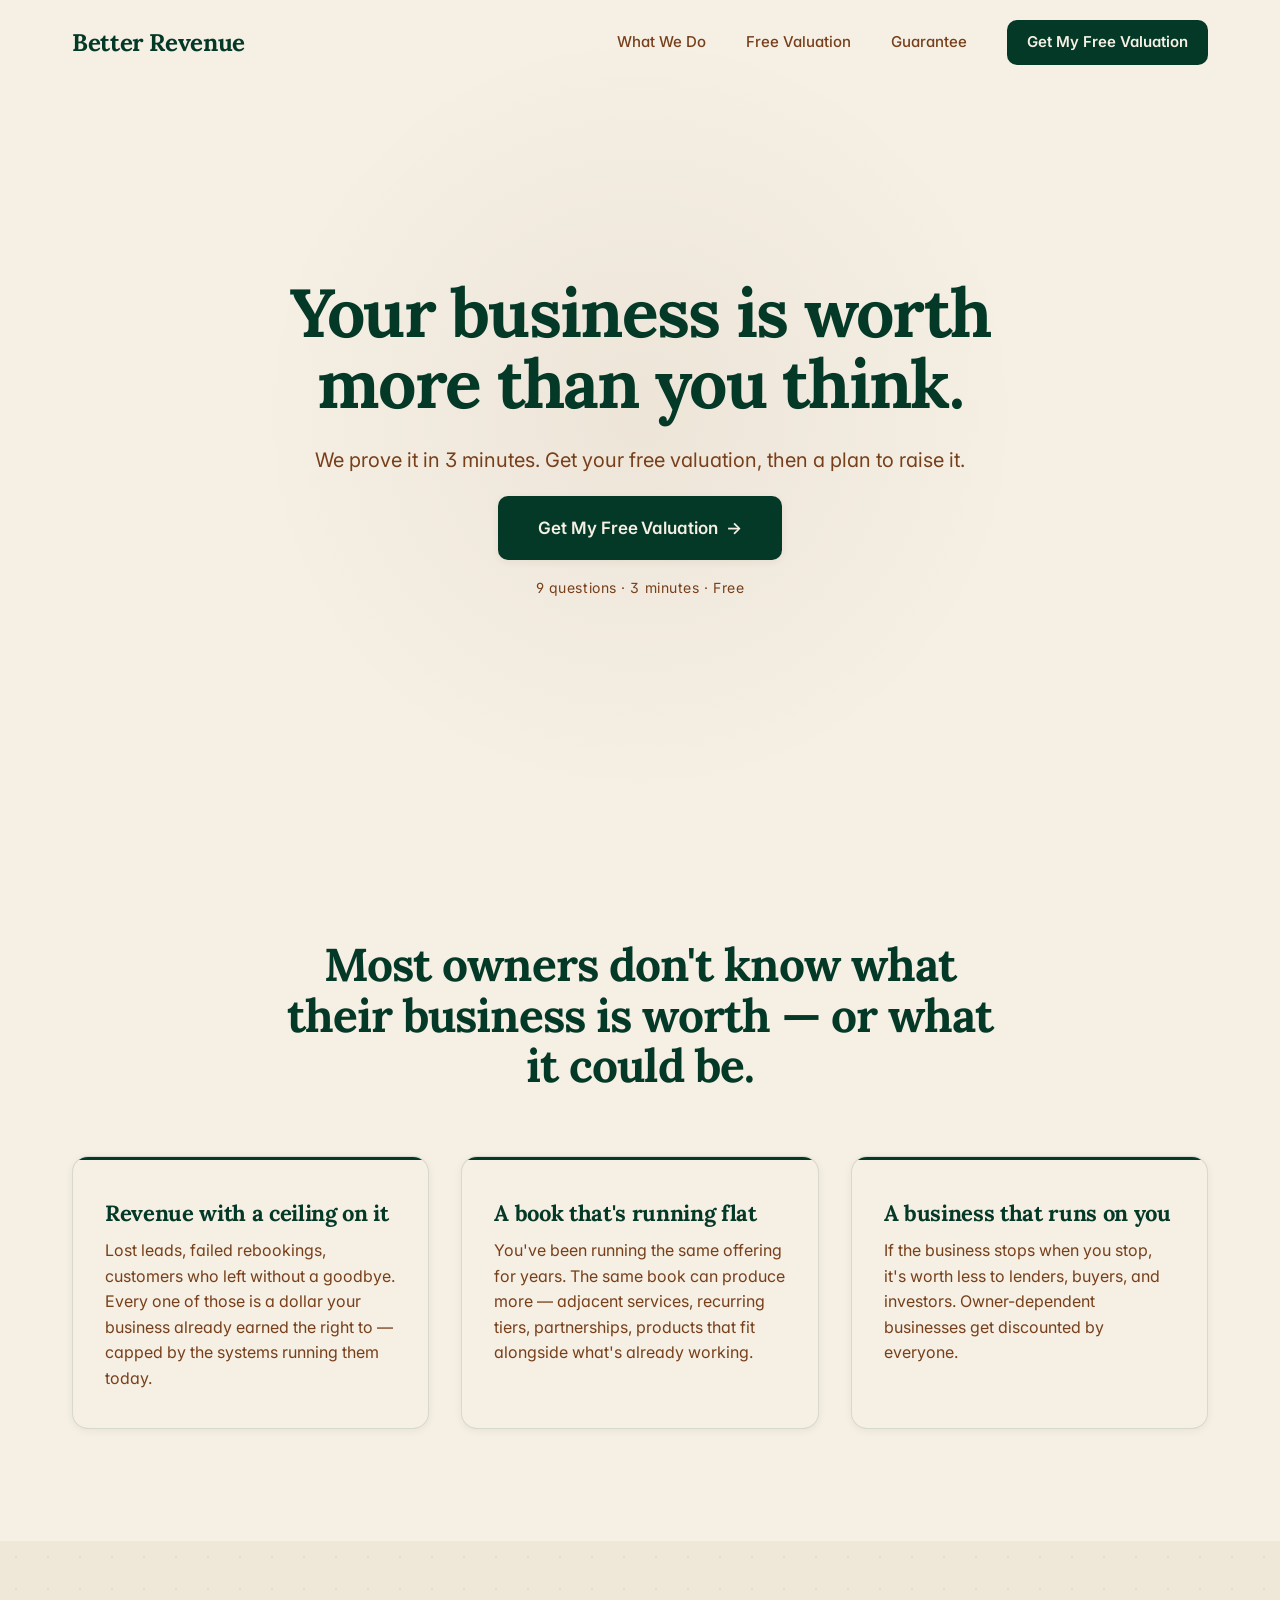
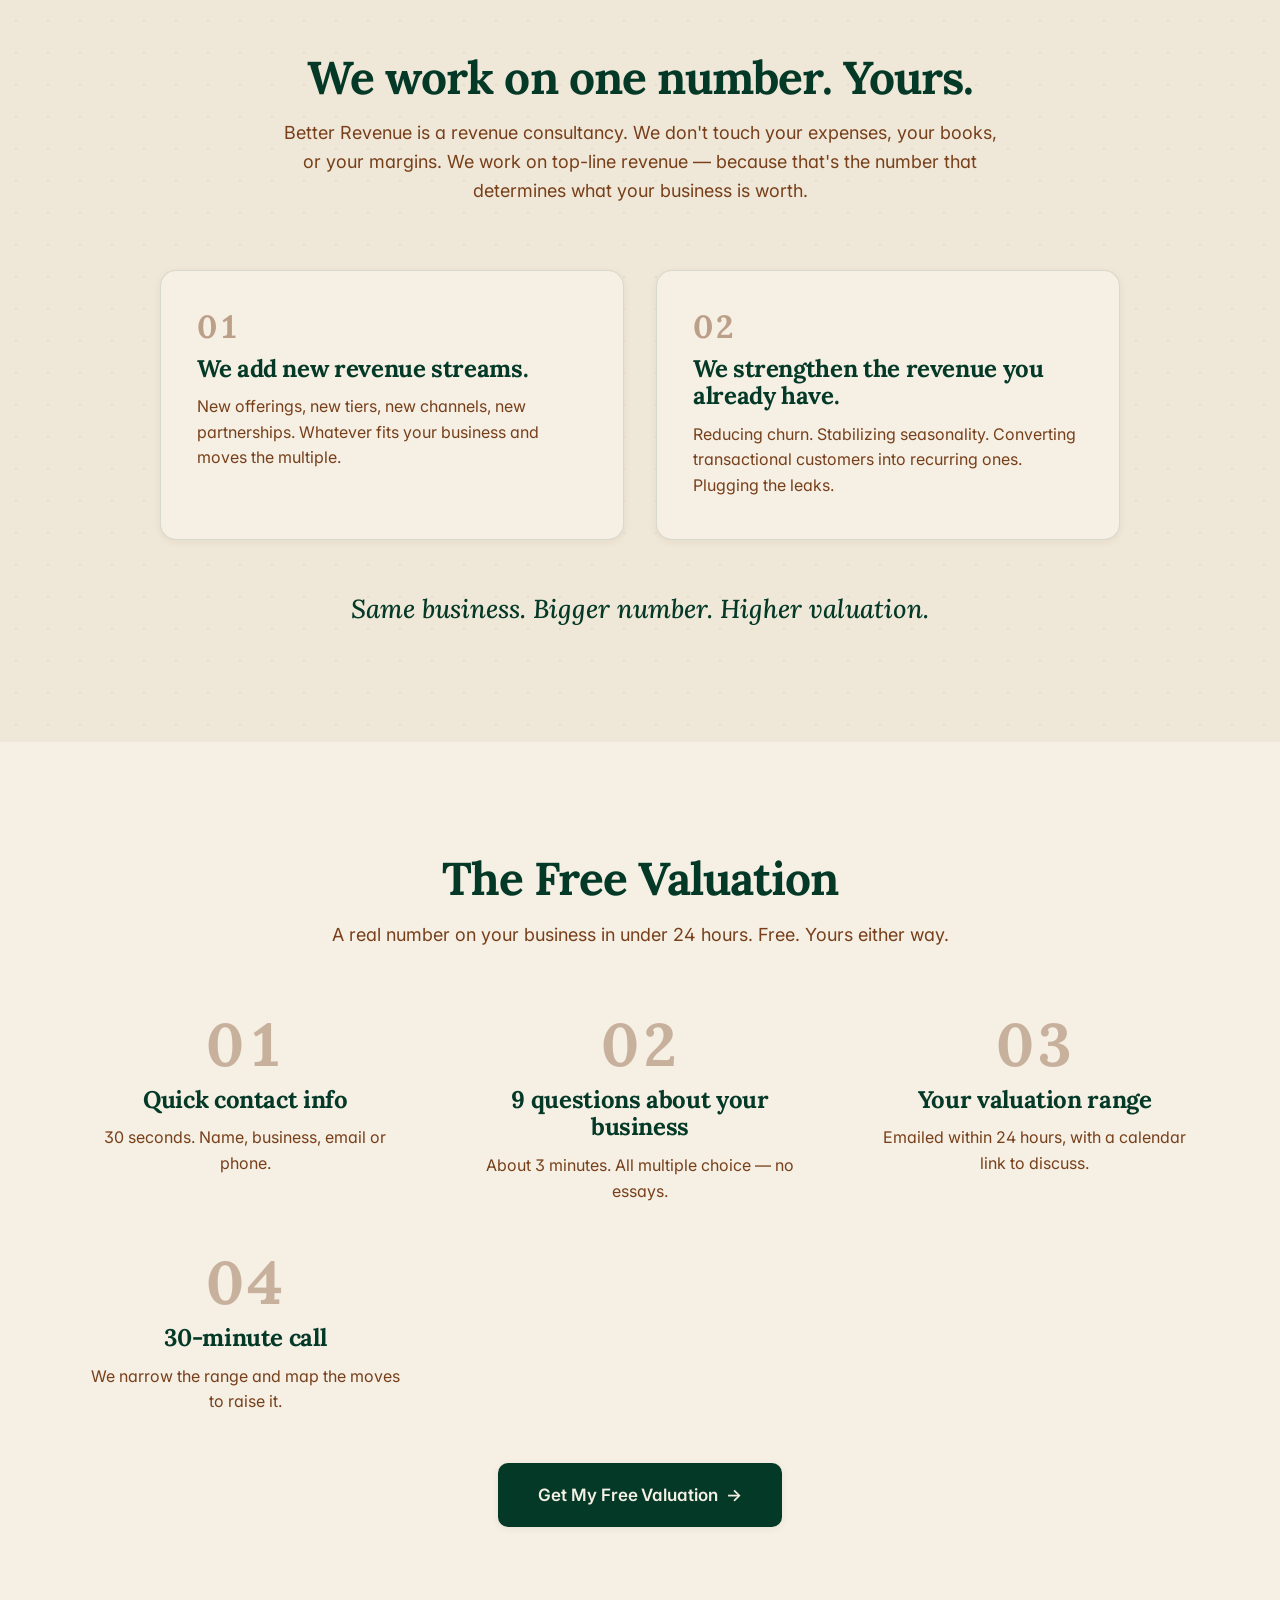
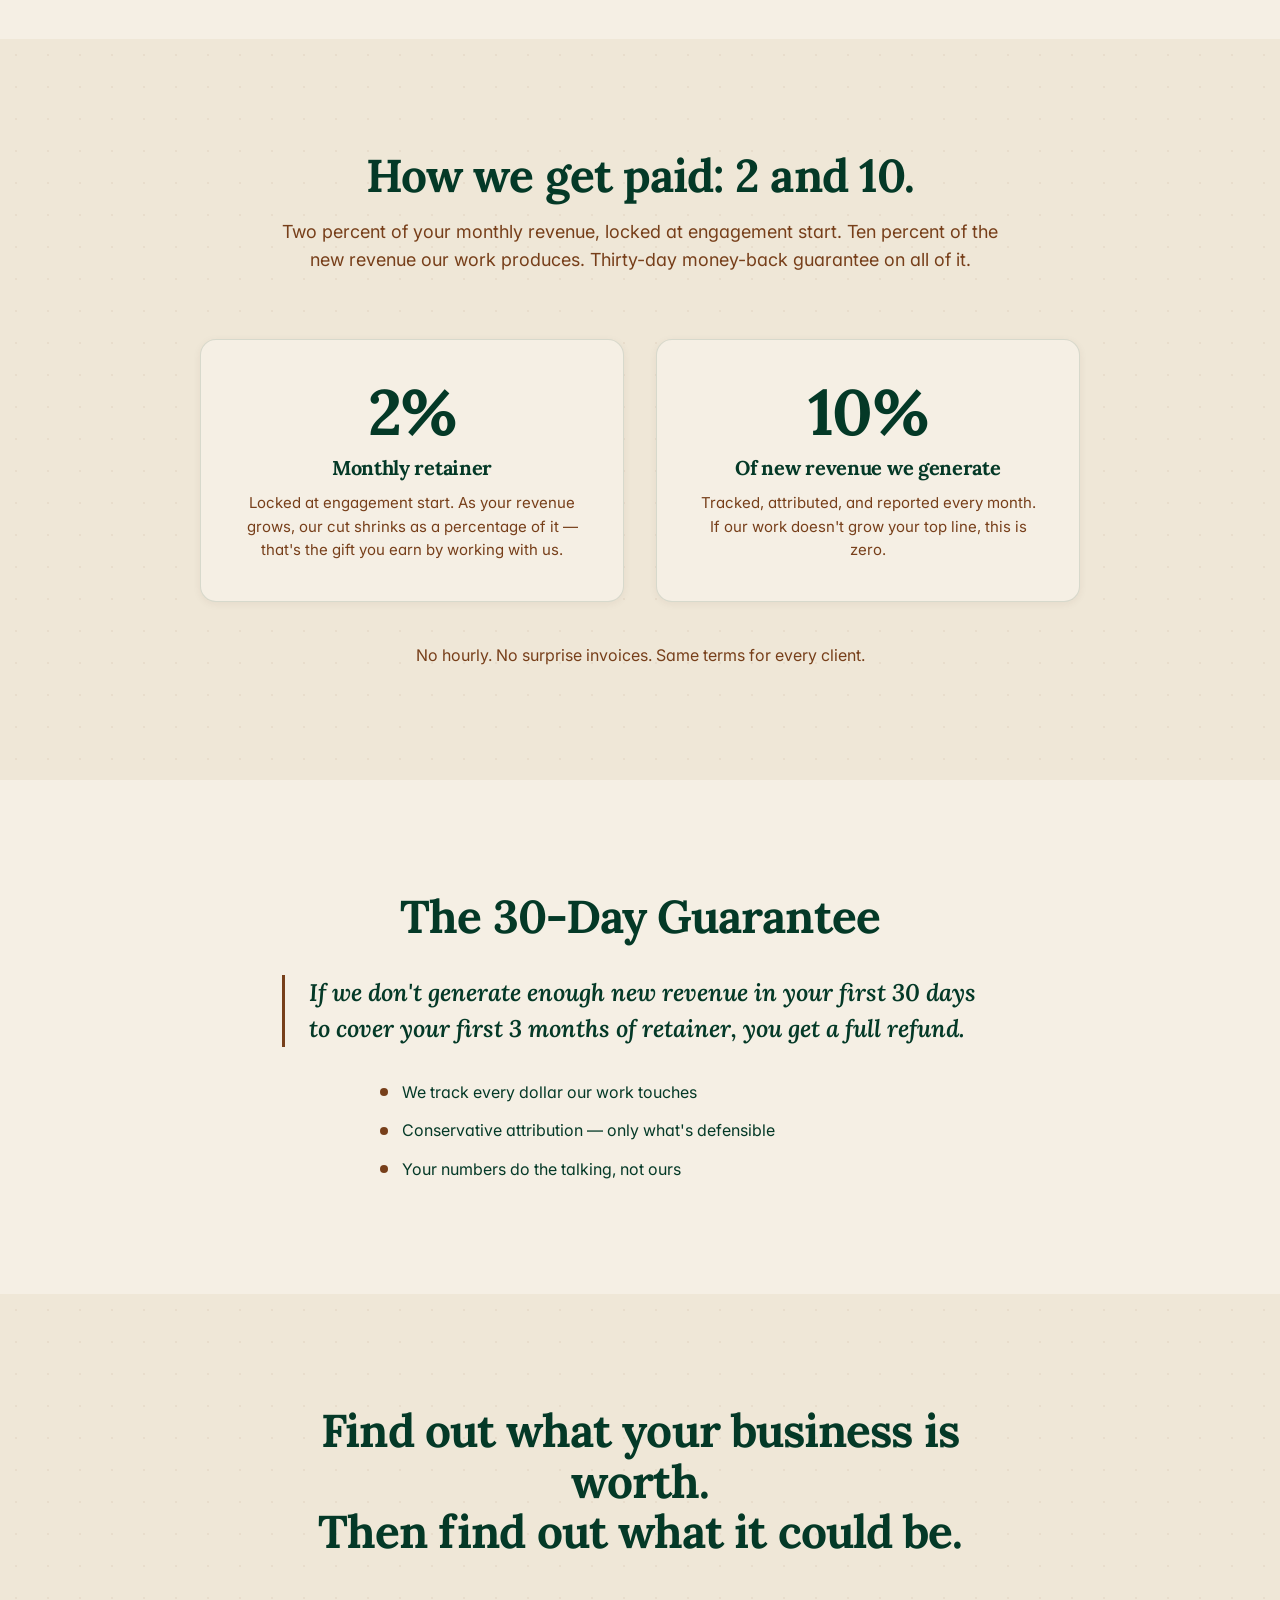
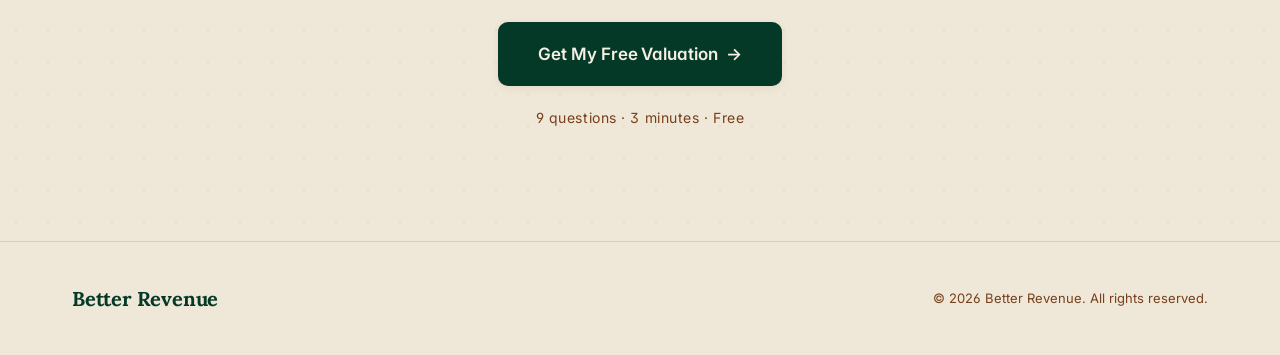
<file: index.html>
<!DOCTYPE html>
<html lang="en">
<head>
    <meta charset="UTF-8">
    <meta name="viewport" content="width=device-width, initial-scale=1.0">
    <title>Better Revenue — Your business is worth more than you think.</title>
    <meta name="description" content="Get a free valuation for your business in 3 minutes. Then a 30-minute call where we map the moves to raise it. Better Revenue is a revenue consultancy.">
    <link rel="canonical" href="https://www.getbetterrevenue.com/">
    <meta name="theme-color" content="#f5efe4">
    <link rel="preconnect" href="https://fonts.googleapis.com">
    <link rel="preconnect" href="https://fonts.gstatic.com" crossorigin>
    <link href="https://fonts.googleapis.com/css2?family=Lora:wght@400;500;600;700&family=Inter:wght@400;500;600;700&display=swap" rel="stylesheet">
    <link rel="stylesheet" href="styles.css">
</head>
<body>

    <!-- Navigation -->
    <nav class="navbar" id="navbar">
        <div class="container nav-container">
            <a href="#" class="nav-logo">Better Revenue</a>
            <button class="nav-toggle" id="navToggle" aria-label="Toggle menu">
                <span></span><span></span><span></span>
            </button>
            <div class="nav-menu" id="navMenu">
                <a href="#what-we-do" class="nav-link">What We Do</a>
                <a href="#audit" class="nav-link">Free Valuation</a>
                <a href="#guarantee" class="nav-link">Guarantee</a>
                <a href="audit.html" class="nav-cta">Get My Free Valuation</a>
            </div>
        </div>
    </nav>

    <main>

    <!-- Hero -->
    <section class="hero" id="hero">
        <div class="hero-glow"></div>
        <div class="container hero-content">
            <h1 class="hero-title">Your business is worth more than you think.</h1>
            <p class="hero-subtitle">We prove it in 3 minutes. Get your free valuation, then a plan to raise it.</p>
            <a href="audit.html" class="btn btn-primary btn-lg">Get My Free Valuation <span class="btn-arrow">&rarr;</span></a>
            <p class="hero-meta">9 questions &middot; 3 minutes &middot; Free</p>
        </div>
    </section>

    <!-- Problem -->
    <section class="section section-light" id="problem">
        <div class="container">
            <div class="section-header reveal">
                <h2 class="section-title">Most owners don't know what their business is worth — or what it could be.</h2>
            </div>
            <div class="problem-grid">
                <div class="problem-card reveal">
                    <div class="problem-accent"></div>
                    <h3>Revenue with a ceiling on it</h3>
                    <p>Lost leads, failed rebookings, customers who left without a goodbye. Every one of those is a dollar your business already earned the right to — capped by the systems running them today.</p>
                </div>
                <div class="problem-card reveal">
                    <div class="problem-accent"></div>
                    <h3>A book that's running flat</h3>
                    <p>You've been running the same offering for years. The same book can produce more — adjacent services, recurring tiers, partnerships, products that fit alongside what's already working.</p>
                </div>
                <div class="problem-card reveal">
                    <div class="problem-accent"></div>
                    <h3>A business that runs on you</h3>
                    <p>If the business stops when you stop, it's worth less to lenders, buyers, and investors. Owner-dependent businesses get discounted by everyone.</p>
                </div>
            </div>
        </div>
    </section>

    <!-- What We Do -->
    <section class="section section-dark" id="what-we-do">
        <div class="container">
            <div class="section-header reveal">
                <h2 class="section-title">We work on one number. Yours.</h2>
                <p class="section-subtitle">Better Revenue is a revenue consultancy. We don't touch your expenses, your books, or your margins. We work on top-line revenue — because that's the number that determines what your business is worth.</p>
            </div>
            <div class="pillars-grid">
                <div class="pillar-card reveal">
                    <div class="pillar-number">01</div>
                    <h3>We add new revenue streams.</h3>
                    <p>New offerings, new tiers, new channels, new partnerships. Whatever fits your business and moves the multiple.</p>
                </div>
                <div class="pillar-card reveal">
                    <div class="pillar-number">02</div>
                    <h3>We strengthen the revenue you already have.</h3>
                    <p>Reducing churn. Stabilizing seasonality. Converting transactional customers into recurring ones. Plugging the leaks.</p>
                </div>
            </div>
            <p class="pillars-closer reveal">Same business. Bigger number. Higher valuation.</p>
        </div>
    </section>

    <!-- The Free Valuation -->
    <section class="section section-light" id="audit">
        <div class="container">
            <div class="section-header reveal">
                <h2 class="section-title">The Free Valuation</h2>
                <p class="section-subtitle">A real number on your business in under 24 hours. Free. Yours either way.</p>
            </div>
            <div class="process-grid">
                <div class="process-step reveal">
                    <div class="step-number">01</div>
                    <h3>Quick contact info</h3>
                    <p>30 seconds. Name, business, email or phone.</p>
                </div>
                <div class="process-step reveal">
                    <div class="step-number">02</div>
                    <h3>9 questions about your business</h3>
                    <p>About 3 minutes. All multiple choice — no essays.</p>
                </div>
                <div class="process-step reveal">
                    <div class="step-number">03</div>
                    <h3>Your valuation range</h3>
                    <p>Emailed within 24 hours, with a calendar link to discuss.</p>
                </div>
                <div class="process-step reveal">
                    <div class="step-number">04</div>
                    <h3>30-minute call</h3>
                    <p>We narrow the range and map the moves to raise it.</p>
                </div>
            </div>
            <div class="section-cta reveal">
                <a href="audit.html" class="btn btn-primary btn-lg">Get My Free Valuation <span class="btn-arrow">&rarr;</span></a>
            </div>
        </div>
    </section>

    <!-- How We Get Paid -->
    <section class="section section-dark" id="pricing">
        <div class="container">
            <div class="section-header reveal">
                <h2 class="section-title">How we get paid: 2 and 10.</h2>
                <p class="section-subtitle">Two percent of your monthly revenue, locked at engagement start. Ten percent of the new revenue our work produces. Thirty-day money-back guarantee on all of it.</p>
            </div>
            <div class="pricing-grid">
                <div class="pricing-card reveal">
                    <div class="pricing-rate">2%</div>
                    <h3>Monthly retainer</h3>
                    <p>Locked at engagement start. As your revenue grows, our cut shrinks as a percentage of it — that's the gift you earn by working with us.</p>
                </div>
                <div class="pricing-card reveal">
                    <div class="pricing-rate">10%</div>
                    <h3>Of new revenue we generate</h3>
                    <p>Tracked, attributed, and reported every month. If our work doesn't grow your top line, this is zero.</p>
                </div>
            </div>
            <p class="pricing-closer reveal">No hourly. No surprise invoices. Same terms for every client.</p>
        </div>
    </section>

    <!-- Guarantee -->
    <section class="section section-light" id="guarantee">
        <div class="container guarantee-container">
            <div class="guarantee-content reveal">
                <h2 class="section-title">The 30-Day Guarantee</h2>
                <blockquote class="guarantee-quote">
                    If we don't generate enough new revenue in your first 30 days to cover your first 3 months of retainer, you get a full refund.
                </blockquote>
                <ul class="guarantee-points">
                    <li>We track every dollar our work touches</li>
                    <li>Conservative attribution — only what's defensible</li>
                    <li>Your numbers do the talking, not ours</li>
                </ul>
            </div>
        </div>
    </section>

    <!-- Final CTA -->
    <section class="section section-dark" id="final-cta">
        <div class="container">
            <div class="section-header reveal">
                <h2 class="section-title">Find out what your business is worth.<br>Then find out what it could be.</h2>
            </div>
            <div class="section-cta reveal">
                <a href="audit.html" class="btn btn-primary btn-lg">Get My Free Valuation <span class="btn-arrow">&rarr;</span></a>
                <p class="hero-meta" style="margin-top:1.25rem;">9 questions &middot; 3 minutes &middot; Free</p>
            </div>
        </div>
    </section>

    </main>

    <!-- Footer -->
    <footer class="footer">
        <div class="container footer-content">
            <span class="footer-logo">Better Revenue</span>
            <span class="footer-copy">&copy; 2026 Better Revenue. All rights reserved.</span>
        </div>
    </footer>

    <script src="script.js"></script>
</body>
</html>
</file>
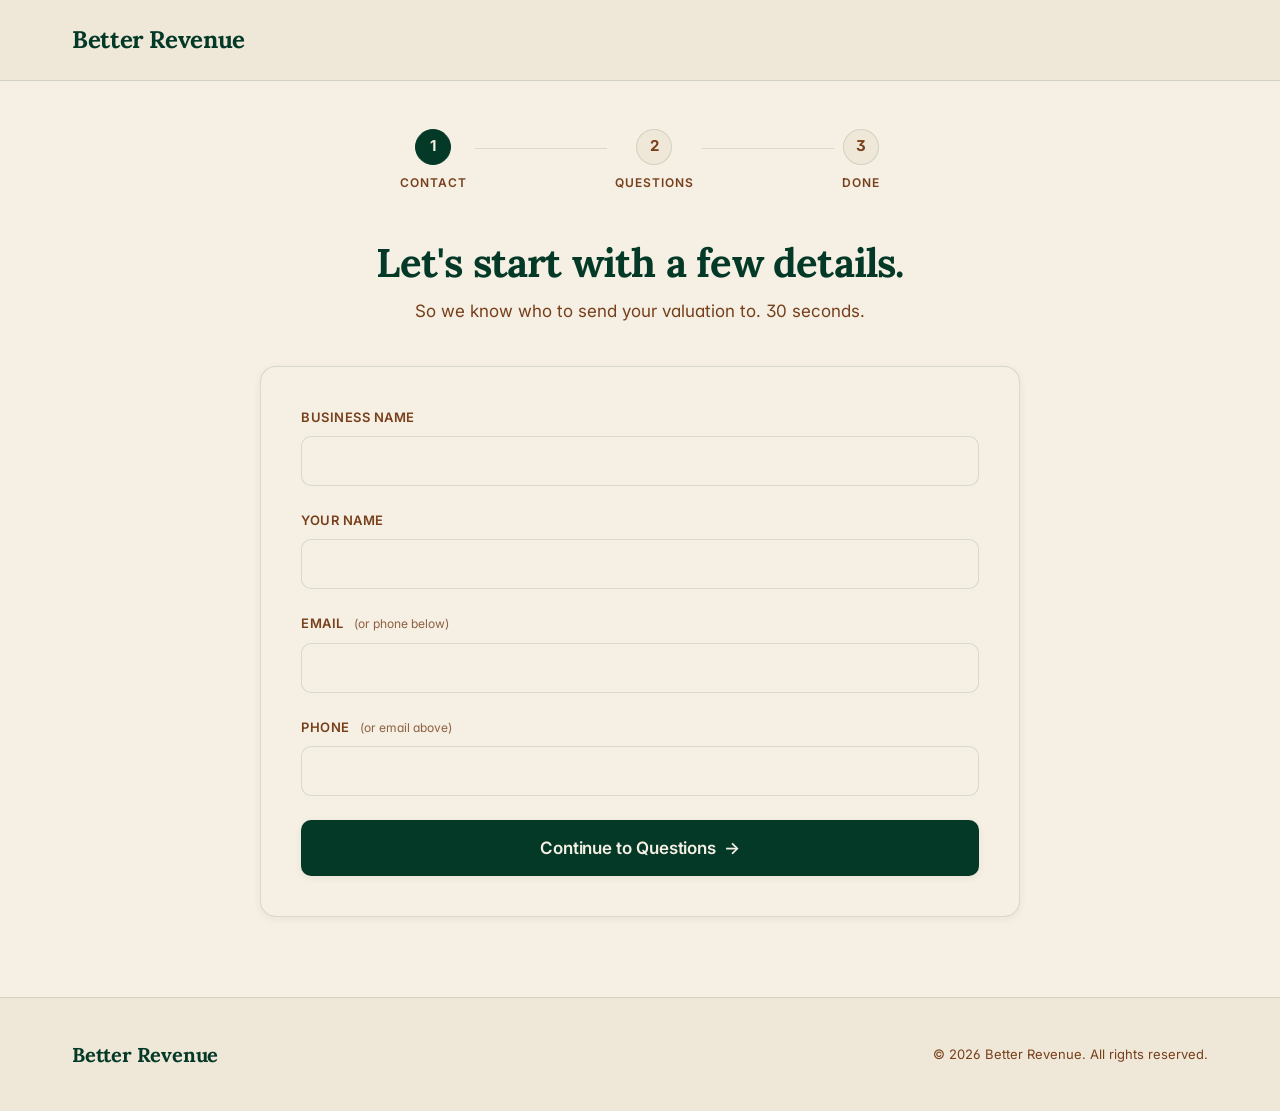
<file: audit.html>
<!DOCTYPE html>
<html lang="en">
<head>
    <meta charset="UTF-8">
    <meta name="viewport" content="width=device-width, initial-scale=1.0">
    <title>Free Valuation Audit — Better Revenue</title>
    <meta name="description" content="9 questions about your business. About 3 minutes. We'll email your valuation range within 24 hours.">
    <meta name="theme-color" content="#f5efe4">
    <meta name="robots" content="noindex">
    <link rel="preconnect" href="https://fonts.googleapis.com">
    <link rel="preconnect" href="https://fonts.gstatic.com" crossorigin>
    <link href="https://fonts.googleapis.com/css2?family=Lora:wght@400;500;600;700&family=Inter:wght@400;500;600;700&display=swap" rel="stylesheet">
    <link rel="stylesheet" href="styles.css">
</head>
<body class="audit-body">

    <!-- Navigation -->
    <nav class="navbar navbar-static" id="navbar">
        <div class="container nav-container">
            <a href="index.html" class="nav-logo">Better Revenue</a>
        </div>
    </nav>

    <main class="audit-main">

        <!-- Step indicator -->
        <div class="audit-steps-indicator" id="stepIndicator">
            <div class="audit-step-dot active" data-step="1"><span>1</span><label>Contact</label></div>
            <div class="audit-step-line"></div>
            <div class="audit-step-dot" data-step="2"><span>2</span><label>Questions</label></div>
            <div class="audit-step-line"></div>
            <div class="audit-step-dot" data-step="3"><span>3</span><label>Done</label></div>
        </div>

        <!-- Step 1: Contact info -->
        <section class="audit-step active" id="step1">
            <div class="audit-container">
                <header class="audit-header">
                    <h1 class="audit-title">Let's start with a few details.</h1>
                    <p class="audit-subtitle">So we know who to send your valuation to. 30 seconds.</p>
                </header>

                <form class="audit-form" id="contactForm" novalidate>
                    <div class="form-group">
                        <label for="businessName">Business name</label>
                        <input type="text" id="businessName" name="businessName" required>
                    </div>
                    <div class="form-group">
                        <label for="contactName">Your name</label>
                        <input type="text" id="contactName" name="contactName" required>
                    </div>
                    <div class="form-group">
                        <label for="email">Email <span class="form-hint">(or phone below)</span></label>
                        <input type="email" id="email" name="email" autocomplete="email">
                    </div>
                    <div class="form-group">
                        <label for="phone">Phone <span class="form-hint">(or email above)</span></label>
                        <input type="tel" id="phone" name="phone" autocomplete="tel">
                    </div>
                    <div class="form-error-inline" id="contactError"></div>
                    <button type="submit" class="btn btn-primary btn-lg btn-submit">
                        <span class="btn-text">Continue to Questions</span>
                        <span class="btn-arrow">&rarr;</span>
                    </button>
                </form>
            </div>
        </section>

        <!-- Step 2: Audit questions -->
        <section class="audit-step" id="step2">
            <div class="audit-container">
                <header class="audit-header">
                    <h1 class="audit-title">Now the 9 questions.</h1>
                    <p class="audit-subtitle">All multiple choice. About 3 minutes.</p>
                </header>

                <form class="audit-form" id="auditForm" novalidate>

                    <!-- Q1 -->
                    <fieldset class="audit-question">
                        <legend><span class="q-num">Q1.</span> What industry is your business in?</legend>
                        <div class="audit-options">
                            <label class="audit-option"><input type="radio" name="industry" value="home_trade_property" required> Home, trade & property services <span class="opt-hint">HVAC, plumbing, electrical, roofing, landscaping, cleaning, pest control, contracting, auto, manufacturing, trades</span></label>
                            <label class="audit-option"><input type="radio" name="industry" value="health_wellness_beauty"> Health, wellness & beauty <span class="opt-hint">Med-spa, dental, chiropractic, optometry, salon, fitness</span></label>
                            <label class="audit-option"><input type="radio" name="industry" value="pet_veterinary"> Pet & veterinary</label>
                            <label class="audit-option"><input type="radio" name="industry" value="food_retail_hospitality"> Food, retail & hospitality <span class="opt-hint">Restaurants, cafés, retail, e-commerce, hotels, events</span></label>
                            <label class="audit-option"><input type="radio" name="industry" value="professional_services"> Professional services <span class="opt-hint">Accounting, legal, marketing, consulting, IT/MSP, education, real estate</span></label>
                            <label class="audit-option"><input type="radio" name="industry" value="other"> Other</label>
                        </div>
                    </fieldset>

                    <!-- Q2 -->
                    <fieldset class="audit-question">
                        <legend><span class="q-num">Q2.</span> How long have you been running it?</legend>
                        <div class="audit-options">
                            <label class="audit-option"><input type="radio" name="tenure" value="under_1" required> Under 1 year</label>
                            <label class="audit-option"><input type="radio" name="tenure" value="1_to_3"> 1–3 years</label>
                            <label class="audit-option"><input type="radio" name="tenure" value="3_to_10"> 3–10 years</label>
                            <label class="audit-option"><input type="radio" name="tenure" value="10_plus"> 10+ years</label>
                        </div>
                    </fieldset>

                    <!-- Q3 -->
                    <fieldset class="audit-question">
                        <legend><span class="q-num">Q3.</span> What was last year's revenue?</legend>
                        <div class="audit-options">
                            <label class="audit-option"><input type="radio" name="revenue" value="under_300k" required> Under $300K</label>
                            <label class="audit-option"><input type="radio" name="revenue" value="300k_1m"> $300K – $1M</label>
                            <label class="audit-option"><input type="radio" name="revenue" value="1m_3m"> $1M – $3M</label>
                            <label class="audit-option"><input type="radio" name="revenue" value="3m_10m"> $3M – $10M</label>
                            <label class="audit-option"><input type="radio" name="revenue" value="10m_plus"> $10M+</label>
                        </div>
                    </fieldset>

                    <!-- Q4 -->
                    <fieldset class="audit-question">
                        <legend><span class="q-num">Q4.</span> How has your revenue changed over the last 3 years?</legend>
                        <div class="audit-options">
                            <label class="audit-option"><input type="radio" name="trajectory" value="declined" required> Declined</label>
                            <label class="audit-option"><input type="radio" name="trajectory" value="flat"> Stayed flat</label>
                            <label class="audit-option"><input type="radio" name="trajectory" value="grew_slowly"> Grew slowly</label>
                            <label class="audit-option"><input type="radio" name="trajectory" value="grew_steadily"> Grew steadily</label>
                            <label class="audit-option"><input type="radio" name="trajectory" value="grew_fast"> Grew fast</label>
                            <label class="audit-option"><input type="radio" name="trajectory" value="not_sure"> Not sure</label>
                        </div>
                    </fieldset>

                    <!-- Q5 -->
                    <fieldset class="audit-question">
                        <legend><span class="q-num">Q5.</span> What share of your revenue is recurring (memberships, contracts, subscriptions, scheduled standing work) vs. one-off transactions?</legend>
                        <div class="audit-options">
                            <label class="audit-option"><input type="radio" name="recurring" value="almost_all_one_off" required> Almost all one-off</label>
                            <label class="audit-option"><input type="radio" name="recurring" value="mostly_one_off"> Mostly one-off</label>
                            <label class="audit-option"><input type="radio" name="recurring" value="balanced"> Roughly balanced</label>
                            <label class="audit-option"><input type="radio" name="recurring" value="mostly_recurring"> Mostly recurring</label>
                            <label class="audit-option"><input type="radio" name="recurring" value="almost_all_recurring"> Almost all recurring</label>
                            <label class="audit-option"><input type="radio" name="recurring" value="not_sure"> Not sure</label>
                        </div>
                    </fieldset>

                    <!-- Q6 -->
                    <fieldset class="audit-question">
                        <legend><span class="q-num">Q6.</span> How much of your revenue comes from your single biggest customer or account?</legend>
                        <div class="audit-options">
                            <label class="audit-option"><input type="radio" name="concentration" value="under_5" required> Under 5%</label>
                            <label class="audit-option"><input type="radio" name="concentration" value="5_15"> 5–15%</label>
                            <label class="audit-option"><input type="radio" name="concentration" value="15_30"> 15–30%</label>
                            <label class="audit-option"><input type="radio" name="concentration" value="30_50"> 30–50%</label>
                            <label class="audit-option"><input type="radio" name="concentration" value="over_50"> Over 50%</label>
                            <label class="audit-option"><input type="radio" name="concentration" value="not_sure"> Not sure</label>
                        </div>
                    </fieldset>

                    <!-- Q7 -->
                    <fieldset class="audit-question">
                        <legend><span class="q-num">Q7.</span> How does your revenue change month to month across a year?</legend>
                        <div class="audit-options">
                            <label class="audit-option"><input type="radio" name="seasonality" value="steady" required> Steady year-round</label>
                            <label class="audit-option"><input type="radio" name="seasonality" value="mild_swings"> Mild seasonal swings</label>
                            <label class="audit-option"><input type="radio" name="seasonality" value="big_swings"> Big seasonal swings</label>
                            <label class="audit-option"><input type="radio" name="seasonality" value="unpredictable"> Wildly unpredictable</label>
                            <label class="audit-option"><input type="radio" name="seasonality" value="not_sure"> Not sure</label>
                        </div>
                    </fieldset>

                    <!-- Q8 -->
                    <fieldset class="audit-question">
                        <legend><span class="q-num">Q8.</span> How dependent is your customer flow on a platform you don't control? <span class="legend-hint">(Yelp, Google, Booksy, DoorDash, Instagram, etc.)</span></legend>
                        <div class="audit-options">
                            <label class="audit-option"><input type="radio" name="platform" value="not_at_all" required> Not at all — most come through channels I own</label>
                            <label class="audit-option"><input type="radio" name="platform" value="somewhat"> Somewhat — they help but I'd survive without them</label>
                            <label class="audit-option"><input type="radio" name="platform" value="heavily"> Heavily — most of my customers come through one or two of these</label>
                            <label class="audit-option"><input type="radio" name="platform" value="not_sure"> Not sure</label>
                        </div>
                    </fieldset>

                    <!-- Q9 -->
                    <fieldset class="audit-question">
                        <legend><span class="q-num">Q9.</span> If you stepped away for 4 weeks with no contact, what would break? <span class="legend-hint">(check all that apply)</span></legend>
                        <div class="audit-options">
                            <label class="audit-option"><input type="checkbox" name="keyman" value="revenue_stops"> Revenue would stop or drop fast</label>
                            <label class="audit-option"><input type="checkbox" name="keyman" value="customers_leave"> Customers would leave</label>
                            <label class="audit-option"><input type="checkbox" name="keyman" value="team_cant_decide"> The team can't make decisions without me</label>
                            <label class="audit-option"><input type="checkbox" name="keyman" value="ops_grind_to_halt"> Operations would grind to a halt</label>
                            <label class="audit-option"><input type="checkbox" name="keyman" value="nothing_critical"> Honestly, nothing critical</label>
                            <label class="audit-option"><input type="checkbox" name="keyman" value="not_sure"> Not sure</label>
                        </div>
                    </fieldset>

                    <!-- Decision authority (close mechanic, not part of valuation) -->
                    <fieldset class="audit-question">
                        <legend>One last thing: who decides whether to move forward with a consulting engagement like this?</legend>
                        <div class="audit-options">
                            <label class="audit-option"><input type="radio" name="authority" value="me_alone" required> Me, on my own</label>
                            <label class="audit-option"><input type="radio" name="authority" value="me_partner"> Me, with a partner</label>
                            <label class="audit-option"><input type="radio" name="authority" value="committee"> A committee or board</label>
                            <label class="audit-option"><input type="radio" name="authority" value="not_sure"> Not sure yet</label>
                        </div>
                    </fieldset>

                    <div class="form-error-inline" id="auditError"></div>
                    <div class="audit-actions">
                        <button type="button" class="btn btn-secondary" id="backToContact">&larr; Back</button>
                        <button type="submit" class="btn btn-primary btn-lg btn-submit">
                            <span class="btn-text">Submit My Audit</span>
                            <span class="btn-loading">Sending...</span>
                            <span class="btn-arrow">&rarr;</span>
                        </button>
                    </div>
                </form>
            </div>
        </section>

        <!-- Step 3: Thank you -->
        <section class="audit-step" id="step3">
            <div class="audit-container">
                <div class="audit-thanks">
                    <div class="audit-thanks-mark">&#10003;</div>
                    <h1 class="audit-title">Got it. We're on it.</h1>
                    <p class="audit-subtitle">We'll model your today-valuation range and email it to you within 24 hours, along with a calendar link to book your 30-minute call.</p>
                    <p class="audit-thanks-meta">If you don't see it, check spam — and if it's not there, reply to this address.</p>
                    <a href="index.html" class="btn btn-primary btn-lg" style="margin-top:2rem;">Back to Better Revenue <span class="btn-arrow">&rarr;</span></a>
                </div>
            </div>
        </section>

    </main>

    <footer class="footer">
        <div class="container footer-content">
            <span class="footer-logo">Better Revenue</span>
            <span class="footer-copy">&copy; 2026 Better Revenue. All rights reserved.</span>
        </div>
    </footer>

    <script src="audit.js"></script>
</body>
</html>
</file>
<file: styles.css>
/* ===== Brand Visual System (2026-04-12) ===== */
:root {
    /* Palette */
    --cream: #f5efe4;
    --cream-warm: #efe7d7;
    --green: #043927;
    --green-hover: #062f20;
    --walnut: #773f1a;
    --walnut-hover: #5e2f10;

    /* Soft tints (for hovers, subtle backgrounds) */
    --green-soft: rgba(4, 57, 39, 0.08);
    --green-softer: rgba(4, 57, 39, 0.04);
    --walnut-soft: rgba(119, 63, 26, 0.08);

    /* Borders + shadows (warm-tinted) */
    --green-border: rgba(4, 57, 39, 0.12);
    --green-border-strong: rgba(4, 57, 39, 0.25);
    --paper-shadow-sm: 0 2px 8px rgba(60, 40, 20, 0.06);
    --paper-shadow: 0 8px 30px rgba(60, 40, 20, 0.08);
    --paper-shadow-lg: 0 12px 48px rgba(60, 40, 20, 0.12);

    /* Typography */
    --font-display: 'Lora', Georgia, serif;
    --font-body: 'Inter', system-ui, -apple-system, sans-serif;

    /* Shape */
    --radius: 16px;
    --radius-sm: 10px;
    --radius-xs: 6px;

    /* Motion */
    --transition: 0.3s ease;
    --transition-fast: 0.15s ease;
}

/* ===== Reset & Base ===== */
*, *::before, *::after {
    box-sizing: border-box;
    margin: 0;
    padding: 0;
}

html {
    -webkit-font-smoothing: antialiased;
    -moz-osx-font-smoothing: grayscale;
    scroll-behavior: smooth;
}

body {
    font-family: var(--font-body);
    font-size: 1.0625rem;
    line-height: 1.65;
    color: var(--green);
    background: var(--cream);
    overflow-x: hidden;
    font-feature-settings: "ss01", "cv11";
}

img { max-width: 100%; display: block; }
a { text-decoration: none; color: inherit; }
ul { list-style: none; }

::selection {
    background: var(--green);
    color: var(--cream);
}

/* ===== Typography ===== */
h1, h2, h3, h4 {
    font-family: var(--font-display);
    font-weight: 700;
    line-height: 1.15;
    letter-spacing: -0.015em;
    color: var(--green);
}

p {
    color: var(--green);
}

strong {
    font-weight: 700;
    color: var(--green);
}

/* ===== Layout ===== */
.container {
    max-width: 1200px;
    margin: 0 auto;
    padding: 0 2rem;
}

.section {
    padding: 7rem 0;
    position: relative;
    background: var(--cream);
    color: var(--green);
}

/* Legacy section-dark and section-light both collapse to single cream mode.
   The section-dark variant gets a subtle warmer tint to create rhythm between sections. */
.section-dark {
    background: var(--cream-warm);
    color: var(--green);
}

.section-light {
    background: var(--cream);
    color: var(--green);
}

/* Subtle dot grid on warm sections for texture — walnut tint, very low opacity */
.section-dark::before {
    content: '';
    position: absolute;
    inset: 0;
    background-image: radial-gradient(circle, rgba(119, 63, 26, 0.06) 1px, transparent 1px);
    background-size: 32px 32px;
    pointer-events: none;
}

.section-header {
    text-align: center;
    max-width: 720px;
    margin: 0 auto 4rem;
    position: relative;
}

.section-title {
    font-family: var(--font-display);
    font-size: clamp(2rem, 5vw, 2.875rem);
    font-weight: 700;
    margin-bottom: 1rem;
    letter-spacing: -0.02em;
    color: var(--green);
    line-height: 1.1;
}

.section-subtitle {
    font-family: var(--font-body);
    font-size: 1.125rem;
    color: var(--walnut);
    line-height: 1.6;
    font-weight: 400;
}

.section-cta {
    text-align: center;
    margin-top: 3rem;
    position: relative;
}

/* ===== Buttons ===== */
.btn {
    display: inline-flex;
    align-items: center;
    gap: 0.5rem;
    font-family: var(--font-body);
    font-weight: 600;
    font-size: 1rem;
    border: none;
    border-radius: var(--radius-sm);
    cursor: pointer;
    transition: all var(--transition);
    text-decoration: none;
    letter-spacing: -0.005em;
}

.btn-primary {
    background: var(--green);
    color: var(--cream);
    padding: 1rem 2rem;
    box-shadow: var(--paper-shadow-sm);
}

.btn-primary:hover {
    background: var(--green-hover);
    box-shadow: var(--paper-shadow);
    transform: translateY(-1px);
}

.btn-primary:active {
    transform: translateY(0);
    box-shadow: var(--paper-shadow-sm);
}

.btn-lg {
    padding: 1.125rem 2.5rem;
    font-size: 1.0625rem;
}

.btn-arrow {
    transition: transform var(--transition);
}

.btn:hover .btn-arrow {
    transform: translateX(4px);
}

/* ===== Navigation ===== */
.navbar {
    position: fixed;
    top: 0;
    left: 0;
    right: 0;
    z-index: 1000;
    padding: 1.25rem 0;
    transition: all var(--transition);
    background: transparent;
}

.navbar.scrolled {
    background: rgba(245, 239, 228, 0.92);
    backdrop-filter: blur(20px);
    -webkit-backdrop-filter: blur(20px);
    padding: 0.75rem 0;
    box-shadow: 0 1px 0 var(--green-border);
}

.nav-container {
    display: flex;
    align-items: center;
    justify-content: space-between;
}

.nav-logo {
    font-family: var(--font-display);
    font-weight: 700;
    font-size: 1.5rem;
    color: var(--green);
    letter-spacing: -0.015em;
}

.nav-menu {
    display: flex;
    align-items: center;
    gap: 2.5rem;
}

.nav-link {
    color: var(--walnut);
    font-family: var(--font-body);
    font-size: 0.9375rem;
    font-weight: 500;
    transition: color var(--transition);
    position: relative;
}

.nav-link::after {
    content: '';
    position: absolute;
    bottom: -4px;
    left: 0;
    width: 0;
    height: 2px;
    background: var(--green);
    transition: width var(--transition);
}

.nav-link:hover {
    color: var(--green);
}

.nav-link:hover::after {
    width: 100%;
}

.nav-cta {
    background: var(--green);
    color: var(--cream);
    padding: 0.625rem 1.25rem;
    border-radius: var(--radius-sm);
    font-family: var(--font-body);
    font-size: 0.9375rem;
    font-weight: 600;
    transition: all var(--transition);
}

.nav-cta:hover {
    background: var(--green-hover);
    box-shadow: var(--paper-shadow-sm);
}

.nav-toggle {
    display: none;
    flex-direction: column;
    gap: 5px;
    background: none;
    border: none;
    cursor: pointer;
    padding: 4px;
    z-index: 10;
}

.nav-toggle span {
    width: 24px;
    height: 2px;
    background: var(--green);
    transition: all var(--transition);
    display: block;
    transform-origin: center;
}

.nav-toggle.active span:nth-child(1) {
    transform: rotate(45deg) translate(5px, 5px);
}

.nav-toggle.active span:nth-child(2) {
    opacity: 0;
}

.nav-toggle.active span:nth-child(3) {
    transform: rotate(-45deg) translate(5px, -5px);
}

.btn-secondary {
    background: transparent;
    color: var(--green);
    padding: 1rem 1.75rem;
    border: 1px solid var(--green-border-strong);
}

.btn-secondary:hover {
    background: var(--green-soft);
    border-color: var(--green);
}

/* ===== Hero ===== */
.hero {
    min-height: 92vh;
    display: flex;
    align-items: center;
    justify-content: center;
    background: var(--cream);
    position: relative;
    overflow: hidden;
    padding: 9rem 2rem 6rem;
}

/* Warm radial glow — replaces the old cyan glow. Very subtle walnut. */
.hero-glow {
    position: absolute;
    top: 50%;
    left: 50%;
    transform: translate(-50%, -50%);
    width: 900px;
    height: 900px;
    background: radial-gradient(circle, rgba(119, 63, 26, 0.06) 0%, transparent 60%);
    animation: glow-pulse 8s ease-in-out infinite alternate;
    pointer-events: none;
}

@keyframes glow-pulse {
    from {
        opacity: 0.5;
        transform: translate(-50%, -50%) scale(0.9);
    }
    to {
        opacity: 1;
        transform: translate(-50%, -50%) scale(1.1);
    }
}

.hero-content {
    text-align: center;
    max-width: 880px;
    position: relative;
    z-index: 1;
}

.hero-title {
    font-family: var(--font-display);
    font-size: clamp(2.5rem, 6vw, 4.25rem);
    font-weight: 700;
    color: var(--green);
    margin-bottom: 1.5rem;
    letter-spacing: -0.025em;
    line-height: 1.05;
}

.hero-subtitle {
    font-family: var(--font-body);
    font-size: clamp(1.0625rem, 2vw, 1.25rem);
    color: var(--walnut);
    max-width: 680px;
    margin: 0 auto 1.25rem;
    line-height: 1.6;
    font-weight: 400;
}

.hero-guarantee {
    font-family: var(--font-body);
    font-size: 0.9375rem;
    color: var(--green);
    font-weight: 600;
    margin-bottom: 2.5rem;
    letter-spacing: 0.02em;
}

.hero-meta {
    font-family: var(--font-body);
    font-size: 0.875rem;
    color: var(--walnut);
    margin-top: 1rem;
    letter-spacing: 0.04em;
}

/* ===== Pillars (What We Do) ===== */
.pillars-grid {
    display: grid;
    grid-template-columns: repeat(2, 1fr);
    gap: 2rem;
    max-width: 960px;
    margin: 0 auto;
}

.pillar-card {
    background: var(--cream);
    border: 1px solid var(--green-border);
    border-radius: var(--radius);
    padding: 2.5rem 2.25rem;
    box-shadow: var(--paper-shadow-sm);
    transition: all var(--transition);
}

.pillar-card:hover {
    border-color: var(--green-border-strong);
    box-shadow: var(--paper-shadow);
    transform: translateY(-3px);
}

.pillar-number {
    font-family: var(--font-display);
    font-size: 2rem;
    font-weight: 700;
    color: var(--walnut);
    opacity: 0.45;
    margin-bottom: 0.75rem;
    line-height: 1;
    font-feature-settings: "tnum";
}

.pillar-card h3 {
    font-family: var(--font-display);
    font-size: 1.5rem;
    font-weight: 700;
    margin-bottom: 0.75rem;
    color: var(--green);
    letter-spacing: -0.015em;
}

.pillar-card p {
    color: var(--walnut);
    font-family: var(--font-body);
    font-size: 1rem;
    line-height: 1.6;
}

.pillars-closer {
    text-align: center;
    margin-top: 3rem;
    font-family: var(--font-display);
    font-size: clamp(1.25rem, 2.5vw, 1.625rem);
    font-style: italic;
    color: var(--green);
    font-weight: 500;
}

/* ===== Pricing (How We Get Paid) ===== */
.pricing-grid {
    display: grid;
    grid-template-columns: repeat(2, 1fr);
    gap: 2rem;
    max-width: 880px;
    margin: 0 auto;
}

.pricing-card {
    background: var(--cream);
    border: 1px solid var(--green-border);
    border-radius: var(--radius);
    padding: 2.5rem;
    text-align: center;
    box-shadow: var(--paper-shadow-sm);
    transition: all var(--transition);
}

.pricing-card:hover {
    border-color: var(--green-border-strong);
    box-shadow: var(--paper-shadow);
    transform: translateY(-3px);
}

.pricing-rate {
    font-family: var(--font-display);
    font-size: 4rem;
    font-weight: 700;
    color: var(--green);
    line-height: 1;
    letter-spacing: -0.025em;
    margin-bottom: 0.75rem;
}

.pricing-card h3 {
    font-family: var(--font-display);
    font-size: 1.25rem;
    font-weight: 700;
    margin-bottom: 0.75rem;
    color: var(--green);
}

.pricing-card p {
    color: var(--walnut);
    font-family: var(--font-body);
    font-size: 0.9375rem;
    line-height: 1.55;
}

.pricing-closer {
    text-align: center;
    margin-top: 2.5rem;
    font-family: var(--font-body);
    font-size: 1rem;
    color: var(--walnut);
}

/* ===== Problem ===== */
.problem-grid {
    display: grid;
    grid-template-columns: repeat(3, 1fr);
    gap: 2rem;
}

.problem-card {
    background: var(--cream);
    border: 1px solid var(--green-border);
    border-radius: var(--radius);
    padding: 2.25rem 2rem;
    position: relative;
    overflow: hidden;
    transition: all var(--transition);
    box-shadow: var(--paper-shadow-sm);
}

.problem-card:hover {
    transform: translateY(-3px);
    box-shadow: var(--paper-shadow);
    border-color: var(--green-border-strong);
}

.problem-accent {
    position: absolute;
    top: 0;
    left: 0;
    right: 0;
    height: 3px;
    background: var(--green);
}

.problem-card h3 {
    font-family: var(--font-display);
    font-size: 1.375rem;
    font-weight: 700;
    margin-bottom: 0.75rem;
    margin-top: 0.5rem;
    color: var(--green);
}

.problem-card p {
    color: var(--walnut);
    font-family: var(--font-body);
    font-size: 1rem;
    line-height: 1.6;
}

/* ===== Process ===== */
.process-grid {
    display: grid;
    grid-template-columns: repeat(3, 1fr);
    gap: 3rem;
    position: relative;
}

.process-step {
    text-align: center;
    position: relative;
}

.step-number {
    font-family: var(--font-display);
    font-size: 3.75rem;
    font-weight: 700;
    color: var(--walnut);
    opacity: 0.35;
    margin-bottom: 0.75rem;
    line-height: 1;
    font-feature-settings: "tnum";
}

.process-step h3 {
    font-family: var(--font-display);
    font-size: 1.5rem;
    font-weight: 700;
    margin-bottom: 0.75rem;
    color: var(--green);
}

.process-step p {
    color: var(--walnut);
    font-family: var(--font-body);
    font-size: 1rem;
    line-height: 1.6;
    max-width: 320px;
    margin: 0 auto;
}

/* ===== Packages ===== */
.packages-grid {
    display: grid;
    grid-template-columns: repeat(3, 1fr);
    gap: 2rem;
    margin-bottom: 3rem;
}

.package-card {
    background: var(--cream);
    border: 1px solid var(--green-border);
    border-radius: var(--radius);
    padding: 2.5rem;
    transition: all var(--transition);
    display: flex;
    flex-direction: column;
    box-shadow: var(--paper-shadow-sm);
}

.package-card:hover {
    border-color: var(--green-border-strong);
    box-shadow: var(--paper-shadow);
    transform: translateY(-4px);
}

.package-tag {
    display: inline-block;
    font-family: var(--font-body);
    font-size: 0.75rem;
    font-weight: 600;
    text-transform: uppercase;
    letter-spacing: 0.14em;
    color: var(--walnut);
    background: var(--walnut-soft);
    padding: 0.3rem 0.8rem;
    border-radius: var(--radius-xs);
    margin-bottom: 1rem;
    width: fit-content;
}

.package-name {
    font-family: var(--font-display);
    font-size: 1.625rem;
    font-weight: 700;
    margin-bottom: 0.75rem;
    color: var(--green);
    letter-spacing: -0.015em;
}

.package-pitch {
    color: var(--walnut);
    font-family: var(--font-body);
    font-size: 0.9375rem;
    font-style: italic;
    margin-bottom: 1.5rem;
    line-height: 1.55;
    flex-grow: 1;
}

.package-features {
    display: flex;
    flex-direction: column;
    gap: 0.75rem;
}

.package-features li {
    display: flex;
    align-items: flex-start;
    gap: 0.75rem;
    font-family: var(--font-body);
    font-size: 0.9375rem;
    line-height: 1.5;
    color: var(--green);
}

.package-features svg {
    flex-shrink: 0;
    margin-top: 3px;
    color: var(--green);
}

/* ===== Bundle Pricing ===== */
.bundle-pricing {
    background: var(--cream);
    border: 1px solid var(--green-border);
    border-radius: var(--radius);
    overflow: hidden;
    margin-bottom: 1rem;
    box-shadow: var(--paper-shadow-sm);
}

.bundle-header {
    padding: 1.75rem 2rem 0;
    text-align: center;
}

.bundle-header h3 {
    font-family: var(--font-display);
    font-size: 1.375rem;
    font-weight: 700;
    color: var(--green);
}

.bundle-note {
    font-family: var(--font-body);
    font-size: 0.875rem;
    color: var(--walnut);
    margin-top: 0.25rem;
}

.bundle-options {
    display: grid;
    grid-template-columns: repeat(3, 1fr);
    gap: 0;
    padding: 1.5rem;
}

.bundle-option {
    display: flex;
    flex-direction: column;
    align-items: center;
    padding: 1.75rem 1.5rem;
    border-radius: var(--radius-sm);
    text-align: center;
    position: relative;
    color: var(--green);
}

/* Highlighted option — green background replaces the old dark treatment */
.bundle-best {
    background: var(--green);
    color: var(--cream);
}

.bundle-best .bundle-count,
.bundle-best .bundle-label {
    color: var(--cream);
}

.bundle-badge {
    position: absolute;
    top: -0.55rem;
    font-family: var(--font-body);
    font-size: 0.6875rem;
    font-weight: 700;
    text-transform: uppercase;
    letter-spacing: 0.12em;
    background: var(--walnut);
    color: var(--cream);
    padding: 0.25rem 0.85rem;
    border-radius: 20px;
}

.bundle-count {
    font-family: var(--font-body);
    font-size: 0.875rem;
    font-weight: 600;
    margin-bottom: 0.5rem;
    margin-top: 0.5rem;
    color: var(--walnut);
}

.bundle-rate {
    font-family: var(--font-display);
    font-size: 2.75rem;
    font-weight: 700;
    line-height: 1;
    color: var(--green);
    letter-spacing: -0.02em;
}

.bundle-best .bundle-rate {
    color: var(--cream);
}

.bundle-label {
    font-family: var(--font-body);
    font-size: 0.8125rem;
    opacity: 0.7;
    margin-top: 0.25rem;
}

.bundle-save {
    font-family: var(--font-body);
    font-size: 0.8125rem;
    font-weight: 700;
    color: var(--walnut);
    margin-top: 0.5rem;
}

.bundle-best .bundle-save {
    color: var(--cream);
    opacity: 0.85;
}

.bundle-revshare {
    text-align: center;
    font-family: var(--font-body);
    font-size: 0.875rem;
    color: var(--walnut);
    padding: 0 2rem 1.5rem;
}

/* ===== Add-ons ===== */
.addons-grid {
    display: grid;
    grid-template-columns: repeat(3, 1fr);
    gap: 1.5rem;
}

.addon-card {
    background: var(--cream);
    border: 1px solid var(--green-border);
    border-radius: var(--radius);
    padding: 2rem;
    transition: all var(--transition);
    display: flex;
    flex-direction: column;
    box-shadow: var(--paper-shadow-sm);
}

.addon-card:hover {
    border-color: var(--green-border-strong);
    transform: translateY(-2px);
    box-shadow: var(--paper-shadow);
}

.addon-card h3 {
    font-family: var(--font-display);
    font-size: 1.1875rem;
    font-weight: 700;
    color: var(--green);
    margin-bottom: 0.5rem;
    letter-spacing: -0.01em;
}

.addon-card p {
    color: var(--walnut);
    font-family: var(--font-body);
    font-size: 0.9375rem;
    line-height: 1.55;
    margin-bottom: 1.25rem;
    flex-grow: 1;
}

.addon-pricing {
    display: flex;
    flex-direction: column;
    gap: 0.25rem;
}

.addon-setup {
    font-family: var(--font-body);
    font-weight: 700;
    color: var(--green);
    font-size: 0.9375rem;
}

.addon-monthly {
    font-family: var(--font-body);
    font-size: 0.8125rem;
    color: var(--walnut);
}

/* ===== Guarantee ===== */
.guarantee-container {
    max-width: 780px;
    text-align: center;
    position: relative;
}

.guarantee-content .section-title {
    margin-bottom: 2rem;
}

.guarantee-quote {
    font-family: var(--font-display);
    font-size: clamp(1.1875rem, 2.5vw, 1.5rem);
    font-weight: 600;
    line-height: 1.5;
    margin-bottom: 2rem;
    color: var(--green);
    border-left: 3px solid var(--walnut);
    padding-left: 1.5rem;
    text-align: left;
    font-style: italic;
}

.guarantee-points {
    display: flex;
    flex-direction: column;
    gap: 0.75rem;
    text-align: left;
    max-width: 520px;
    margin: 0 auto;
}

.guarantee-points li {
    display: flex;
    align-items: center;
    gap: 0.875rem;
    font-family: var(--font-body);
    font-size: 1rem;
    color: var(--green);
}

.guarantee-points li::before {
    content: '';
    width: 8px;
    height: 8px;
    background: var(--walnut);
    border-radius: 50%;
    flex-shrink: 0;
}

/* ===== Contact Form ===== */
.contact-form {
    max-width: 720px;
    margin: 0 auto;
    position: relative;
}

.form-row {
    display: grid;
    grid-template-columns: 1fr 1fr;
    gap: 1.5rem;
}

.form-group {
    margin-bottom: 1.5rem;
}

.form-group label {
    display: block;
    font-family: var(--font-body);
    font-size: 0.8125rem;
    font-weight: 600;
    color: var(--walnut);
    margin-bottom: 0.5rem;
    letter-spacing: 0.04em;
    text-transform: uppercase;
}

.form-group input,
.form-group textarea {
    width: 100%;
    padding: 0.875rem 1rem;
    background: var(--cream);
    border: 1px solid var(--green-border);
    border-radius: var(--radius-sm);
    color: var(--green);
    font-family: var(--font-body);
    font-size: 1rem;
    transition: border-color var(--transition), box-shadow var(--transition);
    outline: none;
}

.form-group input:focus,
.form-group textarea:focus {
    border-color: var(--green);
    box-shadow: 0 0 0 3px var(--green-soft);
}

.form-group input::placeholder,
.form-group textarea::placeholder {
    color: var(--walnut);
    opacity: 0.55;
}

.form-group textarea {
    resize: vertical;
    min-height: 120px;
}

.btn-submit {
    width: 100%;
    justify-content: center;
}

.btn-submit .btn-loading {
    display: none;
}

.btn-submit.loading .btn-text,
.btn-submit.loading .btn-arrow {
    display: none;
}

.btn-submit.loading .btn-loading {
    display: inline;
}

.form-message {
    display: none;
    text-align: center;
    padding: 1rem;
    border-radius: var(--radius-sm);
    margin-top: 1rem;
    font-family: var(--font-body);
    font-weight: 600;
    font-size: 0.9375rem;
}

.form-success {
    background: var(--green-soft);
    color: var(--green);
    border: 1px solid var(--green-border-strong);
}

.form-error {
    background: var(--walnut-soft);
    color: var(--walnut);
    border: 1px solid rgba(119, 63, 26, 0.25);
}

/* ===== Footer ===== */
.footer {
    background: var(--cream-warm);
    padding: 2.5rem 0;
    border-top: 1px solid var(--green-border);
}

.footer-content {
    display: flex;
    align-items: center;
    justify-content: space-between;
}

.footer-logo {
    font-family: var(--font-display);
    font-weight: 700;
    font-size: 1.25rem;
    color: var(--green);
    letter-spacing: -0.01em;
}

.footer-copy {
    font-family: var(--font-body);
    font-size: 0.8125rem;
    color: var(--walnut);
}

/* ===== Scroll Reveal Animations ===== */
.reveal {
    opacity: 0;
    transform: translateY(30px);
    transition: opacity 0.7s ease, transform 0.7s ease;
}

.reveal.in-view {
    opacity: 1;
    transform: translateY(0);
}

/* Stagger grid children */
.problem-grid .reveal:nth-child(2),
.process-grid .reveal:nth-child(2),
.packages-grid .reveal:nth-child(2),
.addons-grid .reveal:nth-child(2) {
    transition-delay: 0.1s;
}

.problem-grid .reveal:nth-child(3),
.process-grid .reveal:nth-child(3),
.packages-grid .reveal:nth-child(3),
.addons-grid .reveal:nth-child(3) {
    transition-delay: 0.2s;
}

.addons-grid .reveal:nth-child(4) { transition-delay: 0.3s; }
.addons-grid .reveal:nth-child(5) { transition-delay: 0.4s; }

/* ===== Responsive ===== */
@media (max-width: 1024px) {
    .addons-grid {
        grid-template-columns: repeat(2, 1fr);
    }
}

@media (max-width: 900px) {
    .packages-grid {
        grid-template-columns: 1fr;
        max-width: 500px;
        margin-left: auto;
        margin-right: auto;
        margin-bottom: 3rem;
    }

    .process-grid {
        grid-template-columns: 1fr;
        gap: 2.5rem;
        max-width: 400px;
        margin: 0 auto;
    }
}

@media (max-width: 768px) {
    .section {
        padding: 5rem 0;
    }

    /* Mobile nav */
    .nav-toggle {
        display: flex;
    }

    .nav-menu {
        display: none;
        position: absolute;
        top: 100%;
        left: 0;
        right: 0;
        background: rgba(245, 239, 228, 0.98);
        backdrop-filter: blur(20px);
        -webkit-backdrop-filter: blur(20px);
        flex-direction: column;
        padding: 1.5rem 2rem;
        gap: 1.25rem;
        border-top: 1px solid var(--green-border);
    }

    .nav-menu.open {
        display: flex;
    }

    .nav-cta {
        text-align: center;
    }

    /* Hero */
    .hero {
        padding: 8rem 1.5rem 5rem;
    }

    .hero-title br {
        display: none;
    }

    /* Grids */
    .problem-grid {
        grid-template-columns: 1fr;
    }

    .bundle-options {
        grid-template-columns: 1fr;
        gap: 1rem;
    }

    .addons-grid {
        grid-template-columns: 1fr;
    }

    /* Form */
    .form-row {
        grid-template-columns: 1fr;
    }

    /* Section header line break */
    .section-title br {
        display: none;
    }

    /* Footer */
    .footer-content {
        flex-direction: column;
        gap: 0.5rem;
        text-align: center;
    }
}

@media (max-width: 480px) {
    .container {
        padding: 0 1.25rem;
    }

    .hero-title {
        font-size: 2.25rem;
    }

    .btn-lg {
        width: 100%;
        justify-content: center;
    }
}

/* ===== Audit page ===== */
.navbar-static {
    position: static;
    background: var(--cream-warm);
    padding: 1.25rem 0;
    border-bottom: 1px solid var(--green-border);
}

.audit-body {
    background: var(--cream);
    min-height: 100vh;
    display: flex;
    flex-direction: column;
}

.audit-main {
    flex: 1;
    padding: 3rem 1.5rem 5rem;
}

.audit-container {
    max-width: 760px;
    margin: 0 auto;
}

.audit-steps-indicator {
    max-width: 480px;
    margin: 0 auto 3rem;
    display: flex;
    align-items: center;
    gap: 0;
}

.audit-step-dot {
    display: flex;
    flex-direction: column;
    align-items: center;
    gap: 0.5rem;
    flex-shrink: 0;
}

.audit-step-dot span {
    width: 36px;
    height: 36px;
    border-radius: 50%;
    background: var(--cream-warm);
    border: 1.5px solid var(--green-border);
    color: var(--walnut);
    display: flex;
    align-items: center;
    justify-content: center;
    font-family: var(--font-body);
    font-size: 0.9375rem;
    font-weight: 700;
    transition: all var(--transition);
}

.audit-step-dot.active span {
    background: var(--green);
    color: var(--cream);
    border-color: var(--green);
}

.audit-step-dot.complete span {
    background: var(--walnut);
    color: var(--cream);
    border-color: var(--walnut);
}

.audit-step-dot label {
    font-family: var(--font-body);
    font-size: 0.75rem;
    font-weight: 600;
    color: var(--walnut);
    text-transform: uppercase;
    letter-spacing: 0.08em;
}

.audit-step-line {
    flex: 1;
    height: 1.5px;
    background: var(--green-border);
    margin: 0 0.5rem;
    margin-bottom: 1.5rem;
}

.audit-step {
    display: none;
    animation: audit-fade-in 0.4s ease;
}

.audit-step.active {
    display: block;
}

@keyframes audit-fade-in {
    from { opacity: 0; transform: translateY(8px); }
    to   { opacity: 1; transform: translateY(0); }
}

.audit-header {
    text-align: center;
    margin-bottom: 2.5rem;
}

.audit-title {
    font-family: var(--font-display);
    font-size: clamp(1.75rem, 4vw, 2.5rem);
    font-weight: 700;
    color: var(--green);
    margin-bottom: 0.75rem;
    letter-spacing: -0.02em;
    line-height: 1.15;
}

.audit-subtitle {
    font-family: var(--font-body);
    font-size: 1.0625rem;
    color: var(--walnut);
    line-height: 1.6;
}

.audit-form {
    background: var(--cream);
    border: 1px solid var(--green-border);
    border-radius: var(--radius);
    padding: 2.5rem;
    box-shadow: var(--paper-shadow-sm);
}

.audit-question {
    border: none;
    padding: 0;
    margin-bottom: 2.25rem;
}

.audit-question:last-of-type {
    margin-bottom: 1.5rem;
}

.audit-question legend {
    font-family: var(--font-display);
    font-size: 1.125rem;
    font-weight: 700;
    color: var(--green);
    line-height: 1.4;
    margin-bottom: 1rem;
    padding: 0;
    letter-spacing: -0.005em;
}

.q-num {
    color: var(--walnut);
    font-weight: 700;
    margin-right: 0.4rem;
}

.legend-hint {
    font-family: var(--font-body);
    font-size: 0.875rem;
    font-weight: 400;
    font-style: italic;
    color: var(--walnut);
}

.audit-options {
    display: flex;
    flex-direction: column;
    gap: 0.5rem;
}

.audit-option {
    display: flex;
    align-items: flex-start;
    gap: 0.75rem;
    padding: 0.875rem 1rem;
    background: var(--cream);
    border: 1px solid var(--green-border);
    border-radius: var(--radius-sm);
    cursor: pointer;
    transition: all var(--transition-fast);
    font-family: var(--font-body);
    font-size: 0.9375rem;
    line-height: 1.4;
    color: var(--green);
}

.audit-option:hover {
    border-color: var(--green-border-strong);
    background: var(--green-softer);
}

.audit-option input[type="radio"],
.audit-option input[type="checkbox"] {
    margin-top: 0.2rem;
    accent-color: var(--green);
    flex-shrink: 0;
    cursor: pointer;
}

.audit-option:has(input:checked) {
    border-color: var(--green);
    background: var(--green-soft);
    color: var(--green);
    font-weight: 500;
}

.opt-hint {
    display: block;
    font-size: 0.8125rem;
    color: var(--walnut);
    font-style: italic;
    margin-top: 0.2rem;
    line-height: 1.4;
}

.form-hint {
    font-weight: 400;
    text-transform: none;
    color: var(--walnut);
    opacity: 0.8;
    letter-spacing: 0;
    font-size: 0.75rem;
    margin-left: 0.4rem;
}

.form-error-inline {
    display: none;
    background: var(--walnut-soft);
    color: var(--walnut);
    border: 1px solid rgba(119, 63, 26, 0.25);
    border-radius: var(--radius-sm);
    padding: 0.875rem 1rem;
    margin-bottom: 1rem;
    font-family: var(--font-body);
    font-size: 0.9375rem;
    font-weight: 500;
}

.form-error-inline.visible {
    display: block;
}

.audit-actions {
    display: flex;
    align-items: center;
    justify-content: space-between;
    gap: 1rem;
    margin-top: 1rem;
}

.audit-thanks {
    text-align: center;
    background: var(--cream);
    border: 1px solid var(--green-border);
    border-radius: var(--radius);
    padding: 4rem 2.5rem;
    box-shadow: var(--paper-shadow-sm);
}

.audit-thanks-mark {
    width: 64px;
    height: 64px;
    border-radius: 50%;
    background: var(--green);
    color: var(--cream);
    display: inline-flex;
    align-items: center;
    justify-content: center;
    font-size: 2rem;
    margin: 0 auto 1.5rem;
    line-height: 1;
}

.audit-thanks-meta {
    font-family: var(--font-body);
    font-size: 0.875rem;
    color: var(--walnut);
    margin-top: 1.25rem;
    font-style: italic;
}

@media (max-width: 720px) {
    .pillars-grid,
    .pricing-grid {
        grid-template-columns: 1fr;
        max-width: 480px;
    }

    .audit-form {
        padding: 1.75rem 1.25rem;
    }

    .audit-step-dot label {
        font-size: 0.6875rem;
    }

    .audit-actions {
        flex-direction: column-reverse;
    }

    .audit-actions .btn {
        width: 100%;
        justify-content: center;
    }
}
</file>
